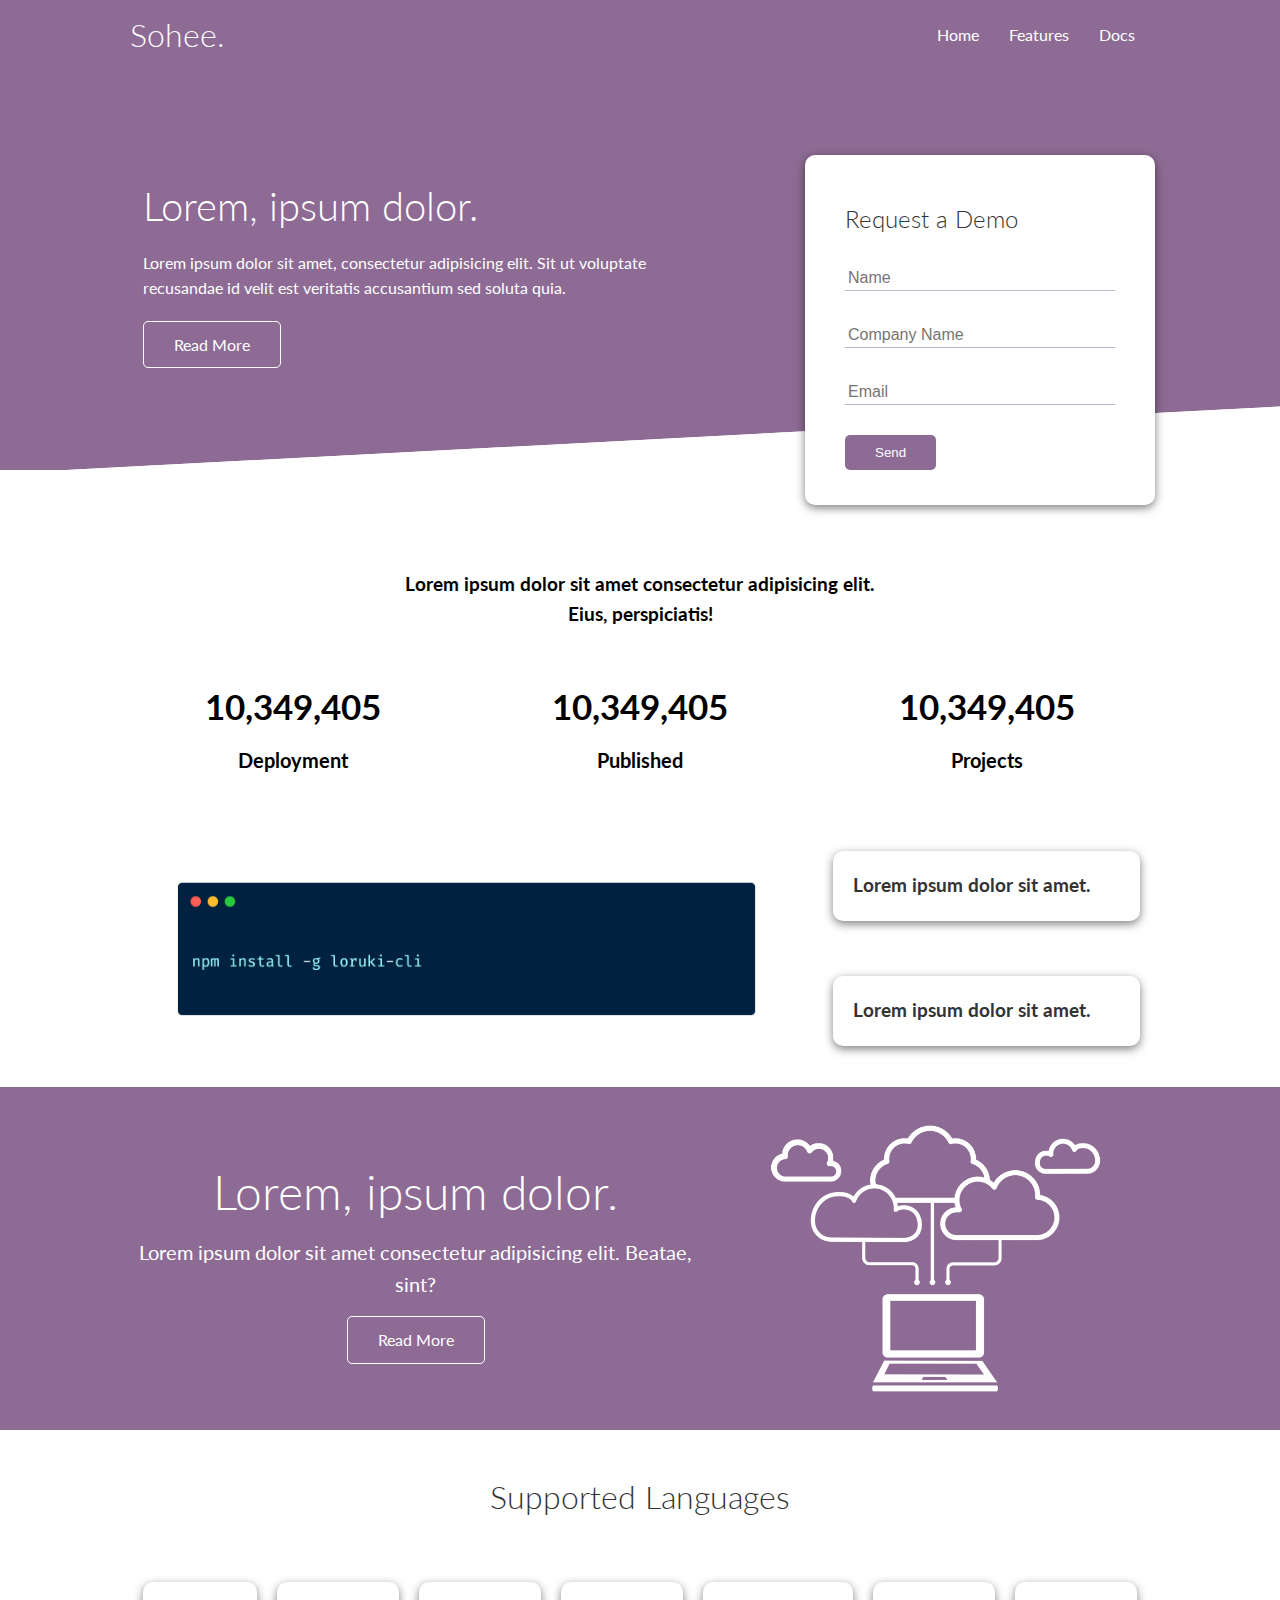
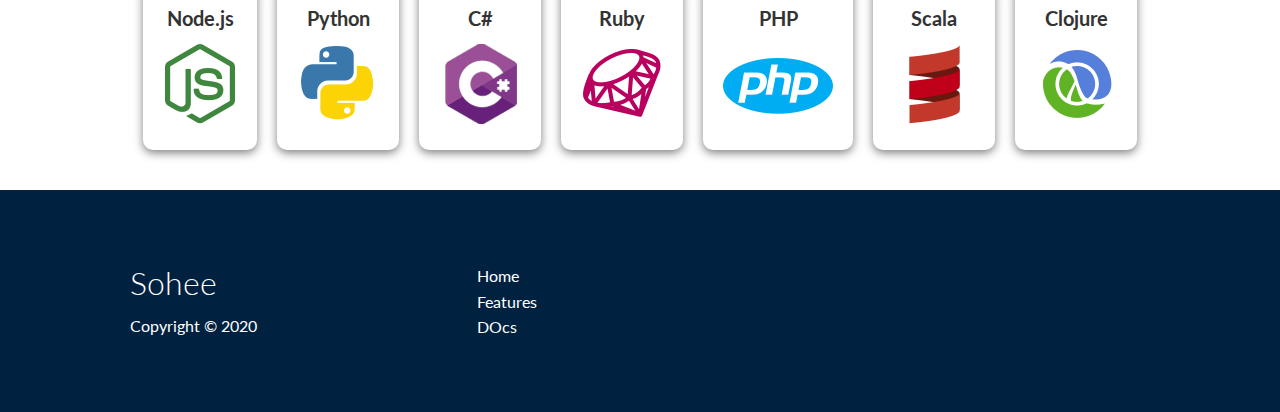
<file: index.html>
<!DOCTYPE html>
<html lang="en">
  <head>
    <meta charset="UTF-8" />
    <meta http-equiv="X-UA-Compatible" content="IE=edge" />
    <meta name="viewport" content="width=device-width, initial-scale=1.0" />
    <link rel="stylesheet" href="css/utils.css" />
    <link
      rel="stylesheet"
      href="https://cdnjs.cloudflare.com/ajax/libs/font-awesome/5.15.3/css/all.min.css"
      integrity="sha512-iBBXm8fW90+nuLcSKlbmrPcLa0OT92xO1BIsZ+ywDWZCvqsWgccV3gFoRBv0z+8dLJgyAHIhR35VZc2oM/gI1w=="
      crossorigin="anonymous"
    />
    <link rel="stylesheet" href="css/style.css" />
    <title>Sohee | Cloud Hosting For Everyone</title>
  </head>
  <body>
    <div class="navbar">
      <div class="container flex">
        <h1 class="logo">Sohee.</h1>
        <nav>
          <ul>
            <li><a href="index.html">Home</a></li>
            <li><a href="features.html">Features</a></li>
            <li><a href="docs.html">Docs</a></li>
          </ul>
        </nav>
      </div>
    </div>

    <section class="showcase">
      <div class="container grid">
        <div class="showcase-text">
          <h1>Lorem, ipsum dolor.</h1>
          <p>
            Lorem ipsum dolor sit amet, consectetur adipisicing elit. Sit ut
            voluptate recusandae id velit est veritatis accusantium sed soluta
            quia.
          </p>
          <a href="features.html" class="btn btn-outline">Read More</a>
        </div>
        <div class="showcase-form card">
          <h2>Request a Demo</h2>
          <form>
            <div class="form-control">
              <input type="text" name="name" placeholder="Name" required />
            </div>
            <div class="form-control">
              <input
                type="text"
                name="Company Name"
                placeholder="Company Name"
                required
              />
            </div>
            <div class="form-control">
              <input type="text" name="email" placeholder="Email" required />
            </div>
            <input type="submit" value="Send" class="btn btn-primary" />
          </form>
        </div>
      </div>
    </section>
    <section class="stats">
      <div class="container">
        <h3 class="stats-heading text-center my-1">
          Lorem ipsum dolor sit amet consectetur adipisicing elit. Eius,
          perspiciatis!
        </h3>
        <div class="grid grid-3 text-center my-4">
          <div>
            <i class="fas fa-server fa-3x"> </i>
            <h3>10,349,405</h3>
            <p class="text-secondary">Deployment</p>
          </div>
          <div>
            <i class="fas fa-upload fa-3x"></i>
            <h3>10,349,405</h3>
            <p class="text-secondary">Published</p>
          </div>
          <div>
            <i class="fas fa-project-diagram fa-3x"></i>
            <h3>10,349,405</h3>
            <p class="text-secondary">Projects</p>
          </div>
        </div>
      </div>
    </section>

    <section class="cli">
      <div class="container grid">
        <img src="images/cli.png" alt="cli image" />

        <div class="card">
          <h3>Lorem ipsum dolor sit amet.</h3>
        </div>
        <div class="card">
          <h3>Lorem ipsum dolor sit amet.</h3>
        </div>
      </div>
    </section>
    <section class="cloud bg-primary my-2 py-2">
      <div class="container grid">
        <div class="text-center">
          <h2 class="lg">Lorem, ipsum dolor.</h2>
          <p class="lead my-1">
            Lorem ipsum dolor sit amet consectetur adipisicing elit. Beatae,
            sint?
          </p>
          <a href="features.html" class="btn btn-outline">Read More</a>
        </div>
        <img src="images/cloud.png" alt="cloud" />
      </div>
    </section>

    <section class="languages">
      <h2 class="md text-center my-2">Supported Languages</h2>
      <div class="container flex">
        <div class="card">
          <h4>Node.js</h4>
          <img src="images/logos/node.png" alt="" />
        </div>
        <div class="card">
          <h4>Python</h4>
          <img src="images/logos/python.png" alt="" />
        </div>
        <div class="card">
          <h4>C#</h4>
          <img src="images/logos/csharp.png" alt="" />
        </div>
        <div class="card">
          <h4>Ruby</h4>
          <img src="images/logos/ruby.png" alt="" />
        </div>
        <div class="card">
          <h4>PHP</h4>
          <img src="images/logos/php.png" alt="" />
        </div>
        <div class="card">
          <h4>Scala</h4>
          <img src="images/logos/scala.png" alt="" />
        </div>
        <div class="card">
          <h4>Clojure</h4>
          <img src="images/logos/clojure.png" alt="" />
        </div>
      </div>
    </section>
    <footer class="footer bg-dark py-5">
      <div class="container grid grid-3">
        <div>
          <h1>Sohee</h1>
          <p>Copyright &copy; 2020</p>
        </div>
        <nav>
          <ul>
            <li><a href="index.html">Home</a></li>
            <li><a href="features.html">Features</a></li>
            <li><a href="docs.html">DOcs</a></li>
          </ul>
        </nav>
        <div class="social">
          <a href="#"><i class="fab fa-github fa-2x"></i></a>
          <a href="#"><i class="fab fa-twitter fa-2x"></i></a>
          <a href="#"><i class="fab fa-instagram fa-2x"></i></a>
          <a href="#"><i class="fab fa-facebook fa-2x"></i></a>
        </div>
      </div>
    </footer>
  </body>
</html>
</file>
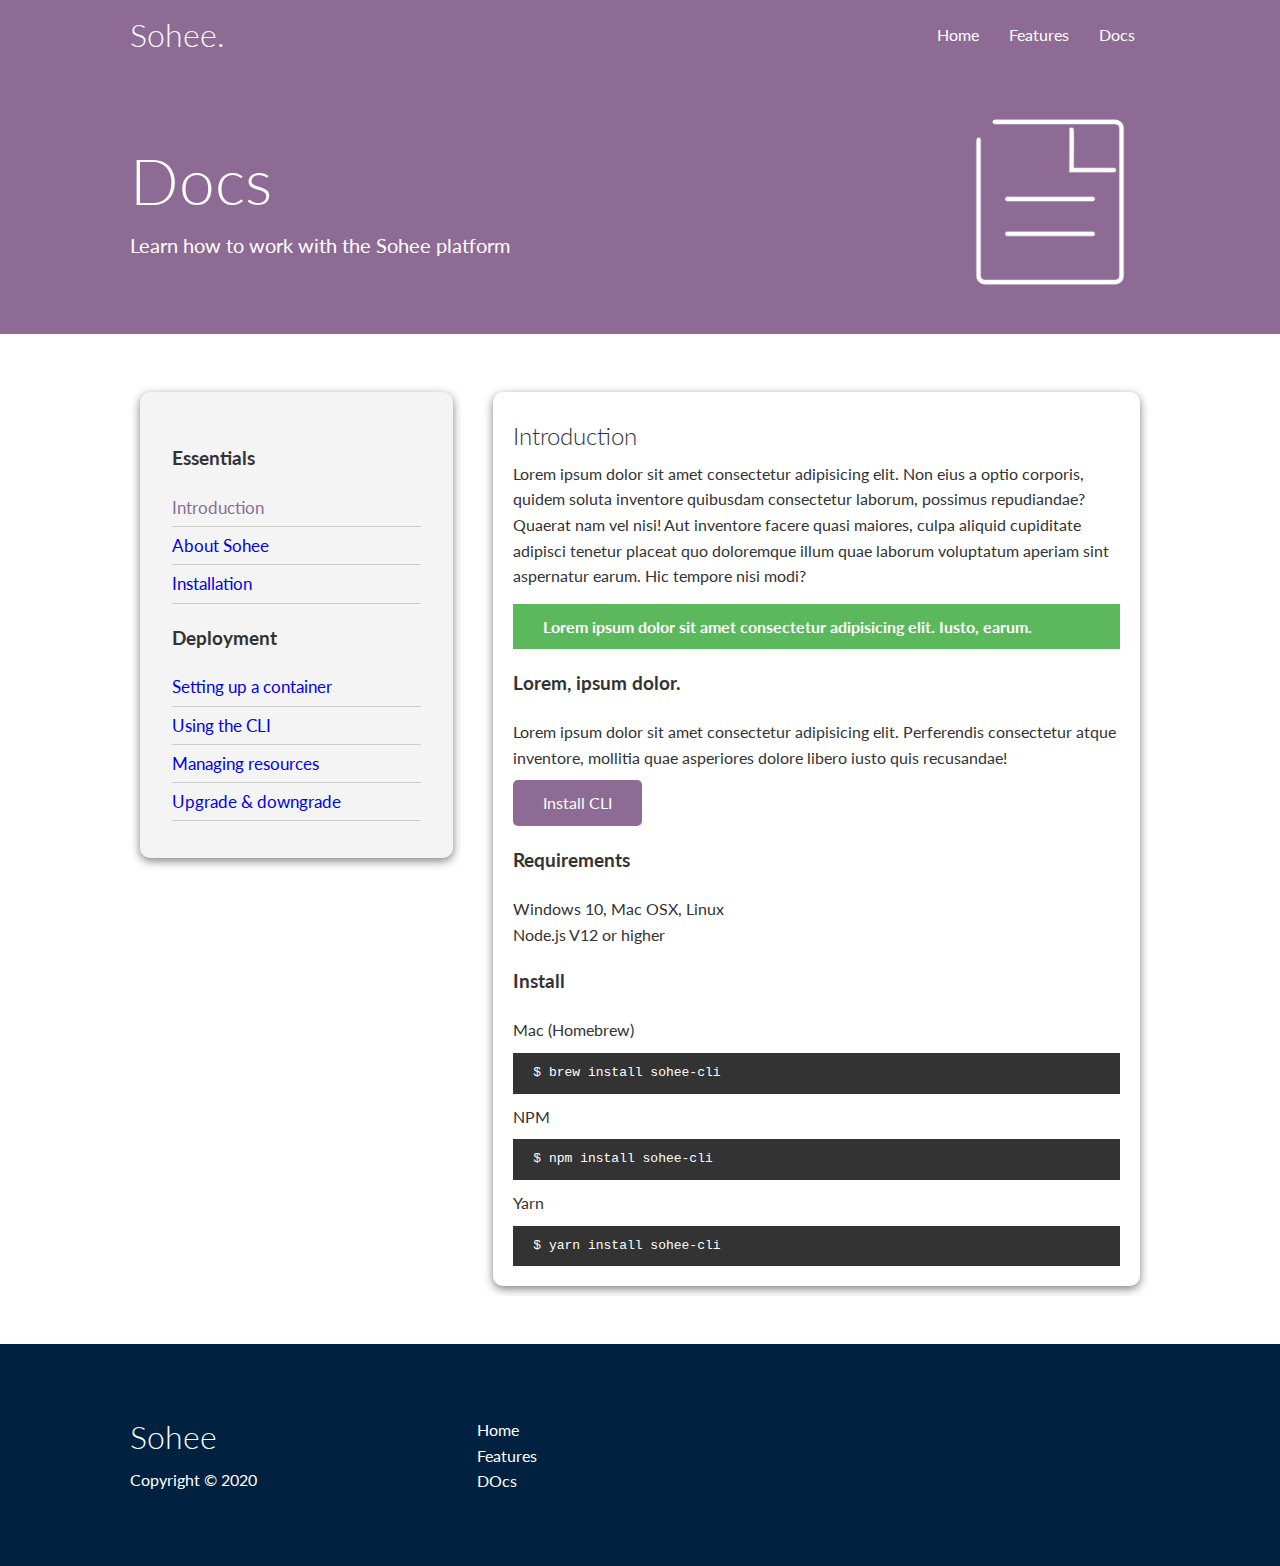
<file: docs.html>
<!DOCTYPE html>
<html lang="en">
  <head>
    <meta charset="UTF-8" />
    <meta http-equiv="X-UA-Compatible" content="IE=edge" />
    <meta name="viewport" content="width=device-width, initial-scale=1.0" />
    <link rel="stylesheet" href="css/utils.css" />
    <link
      rel="stylesheet"
      href="https://cdnjs.cloudflare.com/ajax/libs/font-awesome/5.15.3/css/all.min.css"
      integrity="sha512-iBBXm8fW90+nuLcSKlbmrPcLa0OT92xO1BIsZ+ywDWZCvqsWgccV3gFoRBv0z+8dLJgyAHIhR35VZc2oM/gI1w=="
      crossorigin="anonymous"
    />
    <link rel="stylesheet" href="css/style.css" />
    <title>Sohee | Cloud Hosting For Everyone</title>
  </head>
  <body>
    <div class="navbar">
      <div class="container flex">
        <h1 class="logo">Sohee.</h1>
        <nav>
          <ul>
            <li><a href="index.html">Home</a></li>
            <li><a href="features.html">Features</a></li>
            <li><a href="docs.html">Docs</a></li>
          </ul>
        </nav>
      </div>
    </div>
    <section class="docs-head bg-primary py-3">
      <div class="container grid">
        <div>
          <h1 class="xl">Docs</h1>
          <p class="lead">Learn how to work with the Sohee platform</p>
        </div>
        <img src="/images/docs.png" alt="" />
      </div>
    </section>

    <!--Docs Main-->

    <section class="docs-main my-4">
      <div class="container grid">
        <div class="card bg-light p-3">
          <h3 class="my-2">Essentials</h3>
          <nav>
            <ul>
              <li><a class="text-primary" href="#">Introduction</a></li>
              <li><a href="#">About Sohee</a></li>
              <li><a href="#">Installation</a></li>
            </ul>
          </nav>
          <h3 class="my-2">Deployment</h3>
          <nav>
            <ul>
              <li><a href="#">Setting up a container</a></li>
              <li><a href="#">Using the CLI</a></li>
              <li><a href="#">Managing resources</a></li>
              <li><a href="#">Upgrade & downgrade</a></li>
            </ul>
          </nav>
        </div>

        <div class="card">
          <h2>Introduction</h2>
          <p>
            Lorem ipsum dolor sit amet consectetur adipisicing elit. Non eius a
            optio corporis, quidem soluta inventore quibusdam consectetur
            laborum, possimus repudiandae? Quaerat nam vel nisi! Aut inventore
            facere quasi maiores, culpa aliquid cupiditate adipisci tenetur
            placeat quo doloremque illum quae laborum voluptatum aperiam sint
            aspernatur earum. Hic tempore nisi modi?
          </p>
          <div class="alert alert-success">
            <i class="fas fa-info"> </i>Lorem ipsum dolor sit amet consectetur
            adipisicing elit. Iusto, earum.
          </div>
          <h3>Lorem, ipsum dolor.</h3>
          <p>
            Lorem ipsum dolor sit amet consectetur adipisicing elit. Perferendis
            consectetur atque inventore, mollitia quae asperiores dolore libero
            iusto quis recusandae!
          </p>
          <a href="#" class="btn btn-primary">Install CLI</a>
          <h3>Requirements</h3>
          <ul>
            <li>Windows 10, Mac OSX, Linux</li>
            <li>Node.js V12 or higher</li>
          </ul>
          <h3>Install</h3>
          <p>Mac (Homebrew)</p>
          <pre><code>$ brew install sohee-cli</code></pre>
          <p>NPM</p>
          <pre><code>$ npm install sohee-cli</code></pre>
          <p>Yarn</p>
          <pre><code>$ yarn install sohee-cli</code></pre>
        </div>
      </div>
    </section>

    <footer class="footer bg-dark py-5">
      <div class="container grid grid-3">
        <div>
          <h1>Sohee</h1>
          <p>Copyright &copy; 2020</p>
        </div>
        <nav>
          <ul>
            <li><a href="index.html">Home</a></li>
            <li><a href="features.html">Features</a></li>
            <li><a href="docs.html">DOcs</a></li>
          </ul>
        </nav>
        <div class="social">
          <a href="#"><i class="fab fa-github fa-2x"></i></a>
          <a href="#"><i class="fab fa-twitter fa-2x"></i></a>
          <a href="#"><i class="fab fa-instagram fa-2x"></i></a>
          <a href="#"><i class="fab fa-facebook fa-2x"></i></a>
        </div>
      </div>
    </footer>
  </body>
</html>
</file>
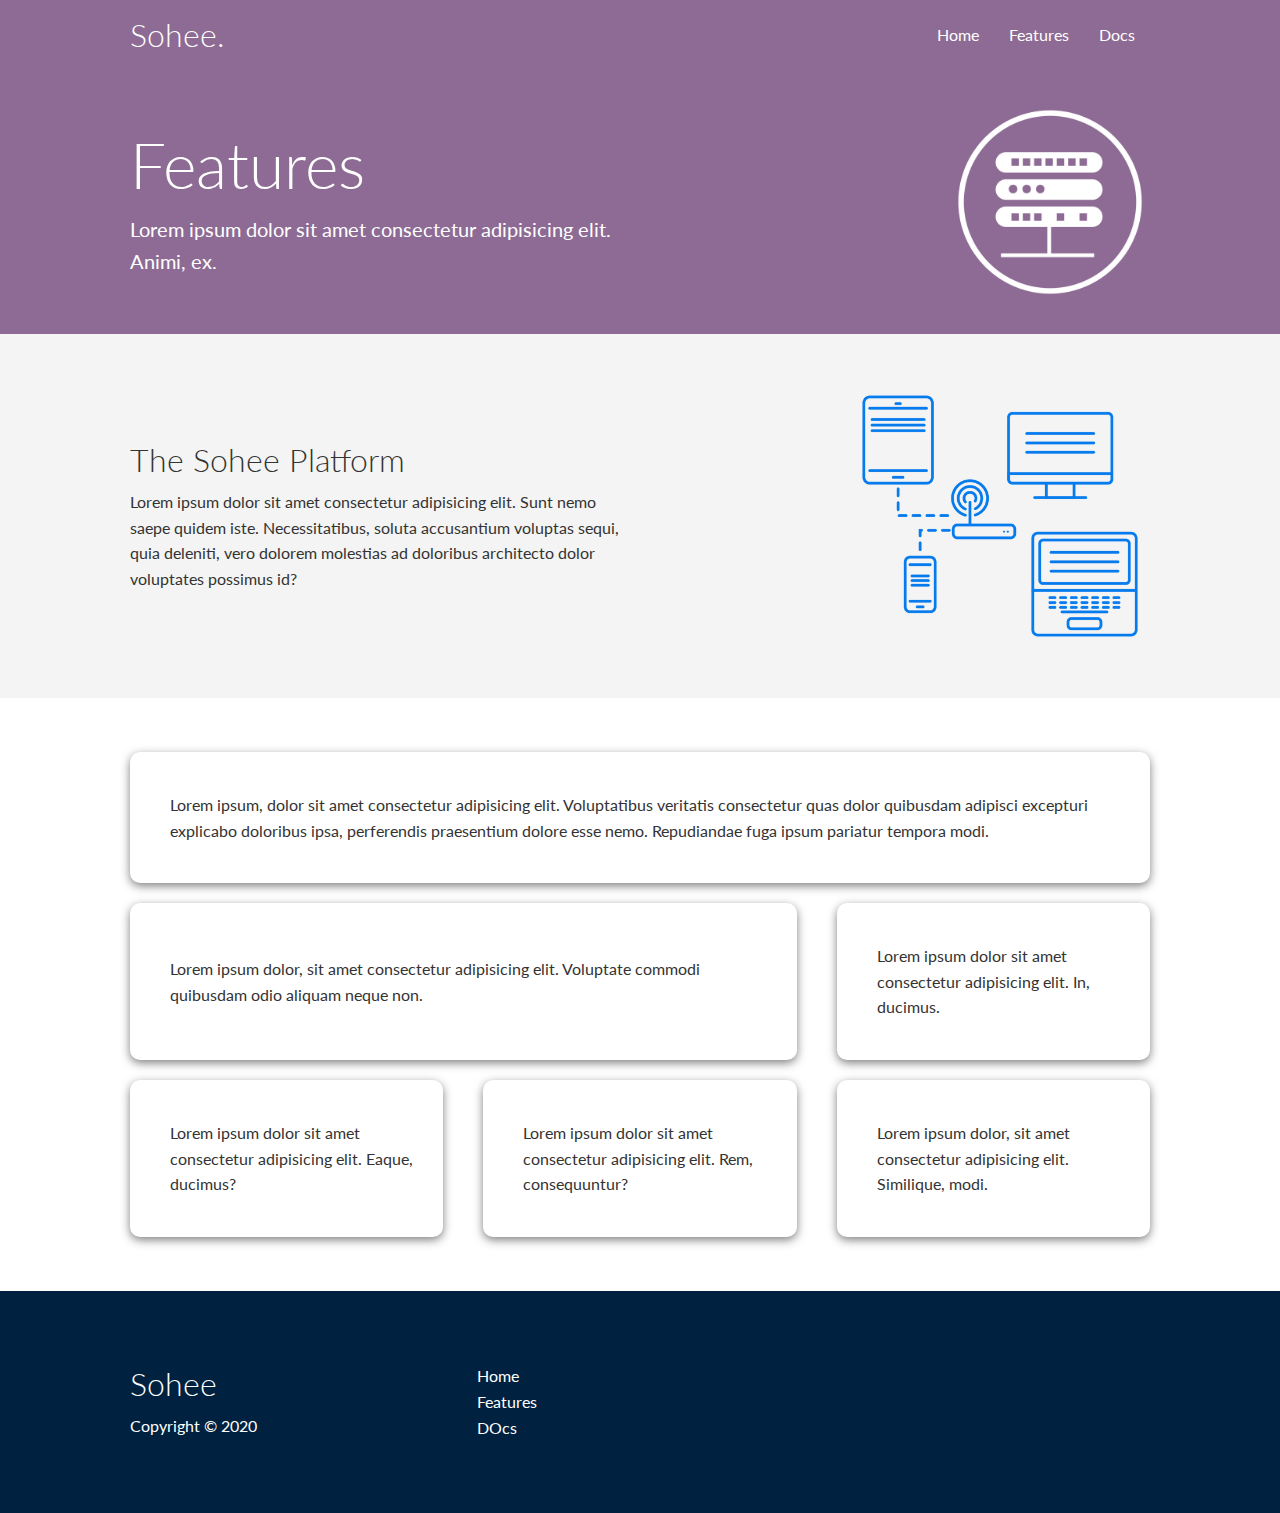
<file: features.html>
<!DOCTYPE html>
<html lang="en">
  <head>
    <meta charset="UTF-8" />
    <meta http-equiv="X-UA-Compatible" content="IE=edge" />
    <meta name="viewport" content="width=device-width, initial-scale=1.0" />
    <link rel="stylesheet" href="css/utils.css" />
    <link
      rel="stylesheet"
      href="https://cdnjs.cloudflare.com/ajax/libs/font-awesome/5.15.3/css/all.min.css"
      integrity="sha512-iBBXm8fW90+nuLcSKlbmrPcLa0OT92xO1BIsZ+ywDWZCvqsWgccV3gFoRBv0z+8dLJgyAHIhR35VZc2oM/gI1w=="
      crossorigin="anonymous"
    />
    <link rel="stylesheet" href="css/style.css" />
    <title>Sohee | Cloud Hosting For Everyone</title>
  </head>
  <body>
    <div class="navbar">
      <div class="container flex">
        <h1 class="logo">Sohee.</h1>
        <nav>
          <ul>
            <li><a href="index.html">Home</a></li>
            <li><a href="features.html">Features</a></li>
            <li><a href="docs.html">Docs</a></li>
          </ul>
        </nav>
      </div>
    </div>
    <section class="features-head bg-primary py-3">
      <div class="container grid">
        <div>
          <h1 class="xl">Features</h1>
          <p class="lead">
            Lorem ipsum dolor sit amet consectetur adipisicing elit. Animi, ex.
          </p>
        </div>
        <img src="/images/server.png" alt="" />
      </div>
    </section>
    <!-- Sub head-->
    <section class="features-sub-head bg-light py-3">
      <div class="container grid">
        <div>
          <h1 class="md">The Sohee Platform</h1>
          <p>
            Lorem ipsum dolor sit amet consectetur adipisicing elit. Sunt nemo
            saepe quidem iste. Necessitatibus, soluta accusantium voluptas
            sequi, quia deleniti, vero dolorem molestias ad doloribus architecto
            dolor voluptates possimus id?
          </p>
        </div>
        <img src="/images/server2.png" alt="" />
      </div>
    </section>

    <section class="features-main my-2">
      <div class="container grid grid-3">
        <div class="card flex">
          <i class="fas fa-server fa-3x"> </i>
          <p>
            Lorem ipsum, dolor sit amet consectetur adipisicing elit.
            Voluptatibus veritatis consectetur quas dolor quibusdam adipisci
            excepturi explicabo doloribus ipsa, perferendis praesentium dolore
            esse nemo. Repudiandae fuga ipsum pariatur tempora modi.
          </p>
        </div>
        <div class="card flex">
          <i class="fas fa-database fa-3x"> </i>
          <p>
            Lorem ipsum dolor, sit amet consectetur adipisicing elit. Voluptate
            commodi quibusdam odio aliquam neque non.
          </p>
        </div>
        <div class="card flex">
          <i class="fas fa-power-off fa-3x"> </i>
          <p>
            Lorem ipsum dolor sit amet consectetur adipisicing elit. In,
            ducimus.
          </p>
        </div>
        <div class="card flex">
          <i class="fas fa-network-wired fa-3x"> </i>
          <p>
            Lorem ipsum dolor sit amet consectetur adipisicing elit. Eaque,
            ducimus?
          </p>
        </div>
        <div class="card flex">
          <i class="fas fa-upload fa-3x"> </i>
          <p>
            Lorem ipsum dolor sit amet consectetur adipisicing elit. Rem,
            consequuntur?
          </p>
        </div>
        <div class="card flex">
          <i class="fas fa-laptop-code fa-3x"> </i>
          <p>
            Lorem ipsum dolor, sit amet consectetur adipisicing elit. Similique,
            modi.
          </p>
        </div>
      </div>
    </section>

    <footer class="footer bg-dark py-5">
      <div class="container grid grid-3">
        <div>
          <h1>Sohee</h1>
          <p>Copyright &copy; 2020</p>
        </div>
        <nav>
          <ul>
            <li><a href="index.html">Home</a></li>
            <li><a href="features.html">Features</a></li>
            <li><a href="docs.html">DOcs</a></li>
          </ul>
        </nav>
        <div class="social">
          <a href="#"><i class="fab fa-github fa-2x"></i></a>
          <a href="#"><i class="fab fa-twitter fa-2x"></i></a>
          <a href="#"><i class="fab fa-instagram fa-2x"></i></a>
          <a href="#"><i class="fab fa-facebook fa-2x"></i></a>
        </div>
      </div>
    </footer>
  </body>
</html>
</file>
<file: css/utils.css>
.container {
  max-width: 1100px;
  margin: 0 auto;
  overflow: auto;
  padding: 0 40px;
}

.card {
  color: #333;
  background-color: #fff;
  border-radius: 10px;
  box-shadow: 0 3px 10px rgba(0, 0, 0, 0.5);
  padding: 20px;
  margin: 10px;
}

.btn {
  display: inline-block;
  padding: 10px 30px;
  cursor: pointer;
  background-color: var(--primary-color);
  color: #fff;
  border: none;
  border-radius: 5px;
}

.btn-outline {
  background-color: transparent;
  border: 1px #fff solid;
}

.btn:hover {
  transform: scale(0.98);
}

/* Backgrounds & colored buttons */

.bg-primary,
.btn-primary {
  background-color: var(--primary-color);
  color: #fff;
}

.bg-secondary,
.btn-secondary {
  background-color: var(--secondary-color);
  color: #fff;
}
.bg-light,
.btn-light {
  background-color: var(--light-color);
  color: #333;
}
.bg-dark,
.btn-dark {
  background-color: var(--dark-color);
  color: #fff;
}

.bg-primary a,
.bg-secondary a,
.bg-dark a,
.btn-primary a,
.btn-secondary a,
.btn-dark a {
  color: #fff;
}

/* Text colors */
.text-primary {
  color: var(--primary-color);
}

.text-secondary {
  color: var(--secondary-color);
}
.text-light {
  color: var(--light-color);
}
.text-dark {
  color: var(--dark-color);
}

/* Text sizes */
.lead {
  font-size: 20px;
}

.sm {
  font-size: 1rem;
}

.md {
  font-size: 2rem;
}

.lg {
  font-size: 3rem;
}

.xl {
  font-size: 4rem;
}
/* Text colors */

.text-center {
  text-align: center;
}

.alert {
  background-color: var(--light-color);
  padding: 10px 20px;
  font-weight: bold;
  margin: 15px 0;
}

.alert i {
  margin-right: 10px;
}

.alert-success {
  background-color: var(--success-color);
  color: #fff;
}

.alert-error {
  background-color: var(--success-color);
  color: #fff;
}

.flex {
  display: flex;
  flex-direction: row;
  justify-content: center;
  align-items: center;
  height: 100%;
}

.grid {
  display: grid;
  grid-template-columns: repeat(2, 1fr);
  gap: 20px;
  justify-content: center;
  align-items: center;
  height: 100%;
}

.grid-3 {
  grid-template-columns: repeat(3, 1fr);
}

/* Margin */

.my-1 {
  margin: 1rem 0;
}

.my-2 {
  margin: 1.5em 0;
}

.my-3 {
  margin: 2rem 0;
}

.my-4 {
  margin: 3rem 0;
}

.my-5 {
  margin: 4rem 0;
}

.m-1 {
  margin: 1rem;
}

.m-2 {
  margin: 1.5em;
}

.m-3 {
  margin: 2rem;
}

.m-4 {
  margin: 3rem;
}

.m-5 {
  margin: 4rem;
}

/* Padding */

.py-1 {
  padding: 1rem 0;
}

.py-2 {
  padding: 1.5em 0;
}

.py-3 {
  padding: 2rem 0;
}

.py-4 {
  padding: 3rem 0;
}

.py-5 {
  padding: 4rem 0;
}

.p-1 {
  padding: 1rem;
}

.p-2 {
  padding: 1.5em;
}

.p-3 {
  padding: 2rem;
}

.p-4 {
  padding: 3rem;
}

.p-5 {
  padding: 4rem;
}
</file>
<file: css/style.css>
@import url("https://fonts.googleapis.com/css2?family=Lato:wght@300&display=swap");

:root {
  --primary-color: #8d6b94;
  --seconday-color: #b185a7;
  --dark-color: #002240;
  --light-color: #f4f4f4;
  --font-primary-color: #fff;
  --success-color: #5cb85c;
  --error-color: #d9534f;
}

* {
  box-sizing: border-box;
  padding: 0;
  margin: 0;
}

body {
  font-family: "Lato", sans-serif;
  color: #333;
  line-height: 1.6;
}

ul {
  list-style-type: none;
}

a {
  text-decoration: none;
}

a:visited {
  color: var(--font-primary-color);
}

h1,
h2 {
  font-weight: 300;
  line-height: 1.2;
  margin: 10px 0;
}

p {
  margin: 10px 0;
}

img {
  width: 100%;
}

code,
pre {
  background-color: #333;
  color: #fff;
  padding: 10px;
}

.navbar {
  background-color: var(--primary-color);
  color: var(--font-primary-color);
  height: 70px;
}

.navbar .flex {
  justify-content: space-between;
}

.navbar ul {
  display: flex;
}

.navbar a {
  color: var(--font-primary-color);
  padding: 10px;
  margin: 0 5px;
}

.navbar a:hover {
  border-bottom: lightcoral 2px solid;
}

/* Showcase */

.showcase {
  height: 400px;
  background-color: var(--primary-color);
  color: #fff;
  position: relative;
}

.showcase h1 {
  font-size: 40px;
}

.showcase p {
  margin: 20px 0;
}

.showcase .grid {
  overflow: visible;
  grid-template-columns: 55% 45%;
  gap: 30px;
}
.showcase-text {
  justify-self: center;
  width: 90%;
  animation: slideInFromLeft 1s ease-in;
}
.showcase-form {
  position: relative;
  top: 60px;
  height: 350px;
  width: 350px;
  padding: 40px;
  z-index: 100;
  justify-self: flex-end;
  animation: slideInFromRight 1s ease-in;
}

.showcase-form .form-control {
  margin: 30px 0;
}

.showcase-form input[type="text"],
.showcase-form input[type="email"] {
  border: 0;
  border-bottom: 1px solid #b4becb;
  width: 100%;
  padding: 3px;
  font-size: 16px;
}

.showcase-form input:focus {
  outline: none;
}

.showcase::before,
.showcase::after {
  content: "";
  position: absolute;
  height: 100px;
  bottom: -70px;
  right: 0;
  left: 0;
  background: #fff;
  transform: SkewY(-3deg);
  --webkit-transform: SkewY(-3deg);
  -moz-transform: SkewY(-3deg);
  -ms-transform: SkewY(-3deg);
}

/* Stats */

.stats {
  padding-top: 100px;
  color: black;
  animation: slideInFromBottom 1s ease-in;
}

.stats-heading {
  max-width: 500px;
  margin: auto;
}

.stats .grid h3 {
  font-size: 35px;
}

.stats .grid p {
  font-size: 20px;
  font-weight: bold;
}

/*cli */

.cli .grid {
  grid-template-columns: repeat(3, 1fr);
  grid-template-rows: repeat(2, 1fr);
}

.cli .grid > *:first-child {
  grid-column: 1 / span 2;
  grid-row: 1 / span 2;
}

/* Cloud */
.cloud .grid {
  grid-template-columns: 4fr 3fr;
}

/* Languages */

.languages .flex {
  flex-wrap: wrap;
}

.languages .card {
  text-align: center;
  margin: 18px 10px 40px;
  transition: transform 0.2s ease-in;
}

.languages .card h4 {
  font-size: 20px;
  margin-bottom: 10px;
}

.languages .card:hover {
  transform: translateY(-15px);
}

/*Features */

.features-head img,
.docs-head img {
  width: 200px;
  justify-self: flex-end;
}

.features-sub-head img {
  width: 300px;
  justify-self: flex-end;
}

.footer .social a {
  margin: 0 10px;
}

.features-main .card > i {
  margin-right: 20px;
}

.features-main .grid {
  padding: 30px;
}

.features-main .grid > *:first-child {
  grid-column: 1 / span 3;
}

.features-main .grid > *:nth-child(2) {
  grid-column: 1 / span 2;
}

/* Docs */

.docs-main h3 {
  margin: 20px 0;
}
.docs-main .grid {
  grid-template-columns: 1fr 2fr;
  align-items: flex-start;
}

.docs-main nav li {
  font-size: 17px;
  padding-bottom: 5px;
  margin-bottom: 5px;
  border-bottom: 1px #ccc solid;
}

.docs-main a:hover {
  font-weight: bold;
}

/* Animations */

@keyframes slideInFromLeft {
  0% {
    transform: translateX(-100%);
  }
  100% {
    transform: translateX(0);
  }
}

@keyframes slideInFromRight {
  0% {
    transform: translateX(100%);
  }
  100% {
    transform: translateX(0);
  }
}

@keyframes slideInFromTop {
  0% {
    transform: translateY(-100%);
  }
  100% {
    transform: translateY(0);
  }
}

@keyframes slideInFromBottom {
  0% {
    transform: translateY(100%);
  }
  100% {
    transform: translateY(0);
  }
}

@media (max-width: 768px) {
  .grid,
  .showcase .grid,
  .stats .grid,
  .cli .grid,
  .cloud .grid,
  .features-main .grid,
  .docs-main .grid {
    grid-template-columns: 1fr;
    grid-template-rows: 1fr;
  }
  .showcase {
    height: auto;
  }

  .showcase-text {
    text-align: center;
    margin-top: 40px;
    animation: slideInFromTop 1s ease-in;
  }

  .showcase-form {
    justify-self: center;
    margin: auto;
    animation: slideInFromBottom 1s ease-in;
  }

  .stats {
    animation: none;
  }

  .cli .grid > *:first-child {
    grid-column: 1;
    grid-row: 1;
  }

  .features-head,
  .features-sub-head,
  .docs-head {
    text-align: center;
  }

  .features-head img,
  .features-sub-head img,
  .docs-head img {
    justify-self: center;
  }

  .features-main .grid > *:first-child,
  .features-main .grid > *:nth-child(2) {
    grid-column: 1;
  }
}
@media (max-width: 500px) {
  .navbar {
    height: 110px;
  }
  .navbar .flex {
    flex-direction: column;
  }

  .navbar ul {
    padding: 10px;
    background-color: rgba(0, 0, 0, 0.1);
  }
}
</file>
